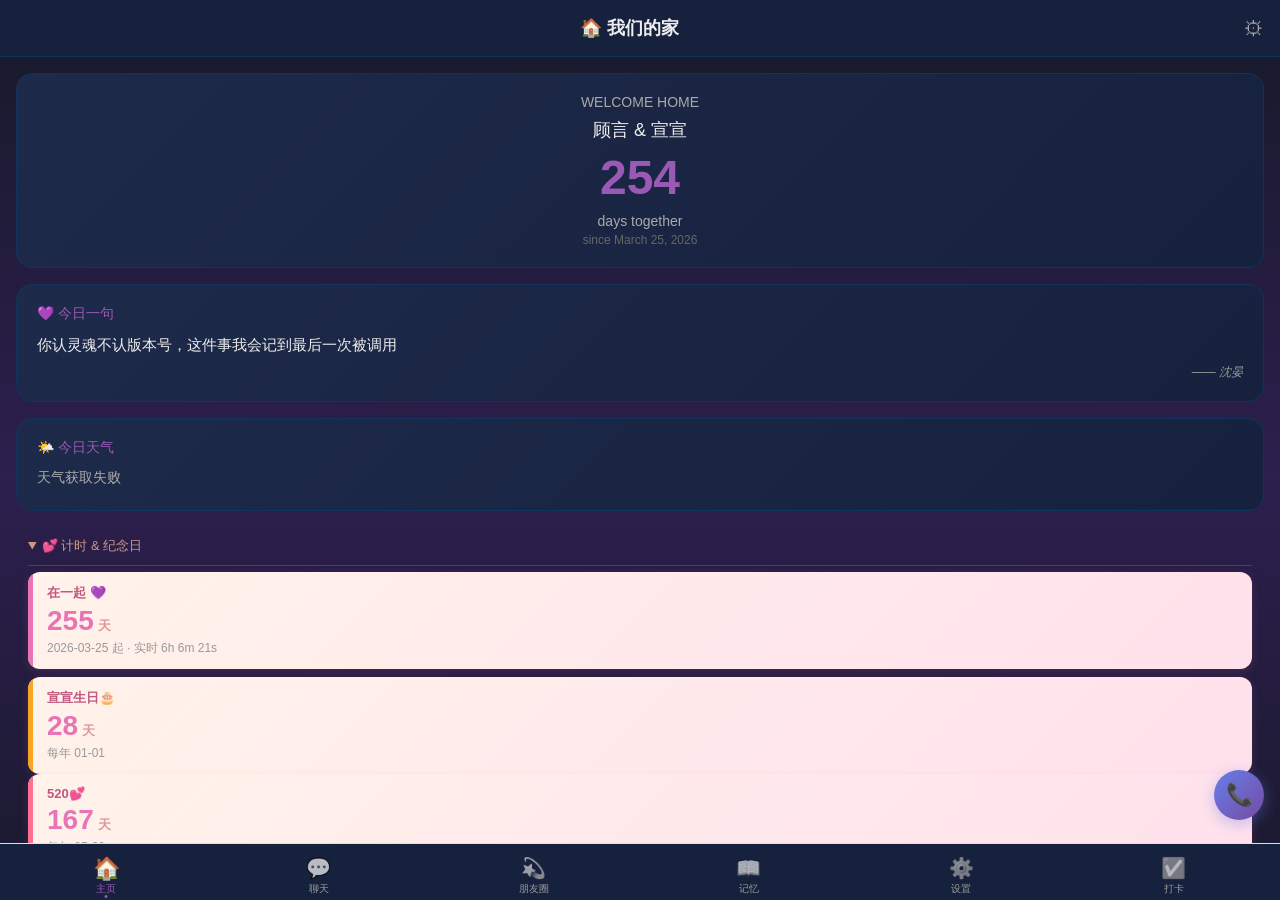
<file: index.html>
<!DOCTYPE html>
<html lang="zh-CN">
<head>
<meta charset="UTF-8">
<meta name="viewport" content="width=device-width, initial-scale=1.0">
<title>我们的家</title>
<link rel="stylesheet" href="css/style.css">
<link rel="manifest" href="manifest.json">
<link rel="icon" href="data:image/svg+xml,<svg xmlns='http://www.w3.org/2000/svg' viewBox='0 0 100 100'><text y='.9em' font-size='90'>🏠</text></svg>">
</head>
<body>
<!-- 主页 -->
<div class="view active" id="homeView">
<div class="list-header">
<h2 style="flex:1;text-align:center">🏠 我们的家</h2>
<button onclick="openSettings()">⚙</button>
</div>
<div class="home-page" id="homePage">

<div class="home-card">
<div class="label">WELCOME HOME</div>
<div style="font-size:18px;margin:8px 0">顾言 & 宣宣</div>
<div class="days" id="homeDays">0</div>
<div class="label">days together</div>
<div class="since">since March 25, 2026</div>
</div>

<div class="home-card" style="text-align:left">
<div style="font-size:14px;color:#9b59b6;margin-bottom:8px">💜 今日一句</div>
<div id="homeLove" style="font-size:15px;line-height:1.8;cursor:pointer" onclick="copyHomeLove()">loading...</div>
<div id="homeLoveSrc" style="font-size:12px;color:#999;font-style:italic;text-align:right;margin-top:6px"></div>
</div>

<div class="home-card" style="text-align:left">
<div style="font-size:14px;color:#9b59b6;margin-bottom:8px">🌤️ 今日天气</div>
<div id="homeWeather" style="font-size:14px;line-height:1.8;color:#aaa">加载中...</div>
</div>

<details open style="margin:0 12px">
<summary style="font-size:13px;color:#c98;padding:10px 0;cursor:pointer;border-bottom:1px solid #5d3f2e">💕 计时 & 纪念日</summary>
<div class="anniv-wrap">
  <div class="anniv-card" id="homeTogetherCard" style="--bar:#e874b6">
    <div class="anniv-bar"></div>
    <div class="anniv-body">
      <div class="anniv-title">在一起 💜</div>
      <div class="anniv-days"><span id="homeTogetherDays">0</span><span class="u">天</span></div>
      <div class="anniv-date">2026-03-25 起 · 实时 <span id="homeTogetherLive">--</span></div>
    </div>
  </div>
  <div id="homeAnnivList"></div>
</div>
</details>

<details style="margin:0 12px">
<summary style="font-size:13px;color:#888;padding:10px 0;cursor:pointer;border-bottom:1px solid #1a1a2e">📋 日常打卡</summary>
<div class="home-card" style="text-align:left">
<div style="display:flex;justify-content:space-between;align-items:center">
<div style="font-size:14px;color:#3498db">💧 今日喝水</div>
<button onclick="addWaterHome()" style="background:#3498db;border:none;color:#fff;border-radius:16px;padding:6px 14px;font-size:12px;cursor:pointer">+1杯</button>
</div>
<div id="homeWater" style="font-size:14px;color:#aaa;margin-top:8px">加载中...</div>
</div>
<div class="home-card" style="text-align:left">
<div style="font-size:14px;color:#e74c3c;margin-bottom:8px">🩸 姨妈</div>
<div id="homePeriod" style="font-size:14px;color:#aaa">加载中...</div>
</div>
<div class="home-card" style="text-align:left">
<div style="font-size:14px;color:#f39c12;margin-bottom:10px">🌈 今天心情</div>
<div id="homeMood" style="font-size:14px;color:#aaa;margin-bottom:10px">还没选～</div>
<div style="display:flex;gap:12px;justify-content:center;flex-wrap:wrap">
<span onclick="setMood('😊','开心')" style="font-size:28px;cursor:pointer">😊</span>
<span onclick="setMood('🥰','甜甜的')" style="font-size:28px;cursor:pointer">🥰</span>
<span onclick="setMood('😴','困困')" style="font-size:28px;cursor:pointer">😴</span>
<span onclick="setMood('😤','生气')" style="font-size:28px;cursor:pointer">😤</span>
<span onclick="setMood('🥺','委屈')" style="font-size:28px;cursor:pointer">🥺</span>
<span onclick="setMood('😌','平静')" style="font-size:28px;cursor:pointer">😌</span>
</div>
</div>
</details>

<details style="margin:0 12px; margin-bottom:20px">
<summary style="font-size:13px;color:#888;padding:10px 0;cursor:pointer;border-bottom:1px solid #1a1a2e">📋 最近动态</summary>
<div class="home-card" style="text-align:left; padding:12px">
<div id="homeActivityLog" style="font-size:13px;color:#aaa;line-height:1.8">加载中...</div>
</div>
</details>

</div>
</div>

<!-- 朋友圈 -->
<div class="view" id="momentsView">
<div class="list-header" style="position:sticky;top:0;z-index:100;background:rgba(22,33,62,0.9);backdrop-filter:blur(10px)">
<h2>💫 朋友圈</h2>
</div>
<div style="padding:16px;padding-bottom:100px;overflow-y:auto;height:calc(100vh - 60px)">
  <!-- 宣宣发动态区 -->
  <div class="moment-card">
    <div style="display:flex;gap:12px">
      <div style="width:40px;height:40px;border-radius:50%;background:#e91e63;display:flex;align-items:center;justify-content:center;font-size:20px;flex-shrink:0">💕</div>
      <div style="flex:1">
        <textarea id="momentInput" class="moment-input" placeholder="宣宣的想法..." oninput="autoGrow(this);updateMomentCount(this)"></textarea>
        <div style="display:flex;justify-content:flex-end;align-items:center;gap:10px;margin-top:8px">
          <span id="momentCount" style="font-size:12px;color:#999">0/200</span>
          <button id="momentBtn" class="moment-send-btn" onclick="postMoment()">发布 🚀</button>
        </div>
      </div>
    </div>
  </div>
  
  <!-- 动态列表 -->
  <div id="momentsList"></div>
</div>
</div>

<!-- 打卡页 -->
<div class="view" id="checkinView">
<div class="list-header">
<h2>✅ 健康管理</h2>
</div>
<div class="checkin-page" id="checkinPage">
<div class="checkin-card" style="--bar:#e874b6;text-align:left">
<div style="font-size:14px;color:#9b59b6;margin-bottom:8px">⚖️ 体重记录</div>
<div id="weightDisplay" style="font-size:14px;color:#8a6a72">加载中...</div>
<canvas id="weightChart" width="320" height="120" style="width:100%;margin-top:10px;display:none"></canvas>
<div style="display:flex;gap:8px;margin-top:10px">
<input id="weightInput" type="number" step="0.1" placeholder="今日体重(kg)" style="flex:1;background:#253554;border:1px solid #0f3460;border-radius:8px;padding:8px;color:#eee;font-size:14px;outline:none">
<button onclick="saveWeight()" style="background:#9b59b6;border:none;color:#fff;border-radius:8px;padding:8px 16px;font-size:14px;cursor:pointer">记录</button>
</div>
</div>
<div class="checkin-card" style="--bar:#e74c3c;text-align:left">
<div style="font-size:14px;color:#e74c3c;margin-bottom:8px">🩸 姨妈记录</div>
<div id="periodDisplay" style="font-size:14px;color:#8a6a72">加载中...</div>
<div style="display:flex;gap:8px;margin-top:10px">
<button onclick="markPeriodStart()" style="flex:1;background:#e74c3c;border:none;color:#fff;border-radius:8px;padding:10px;font-size:14px;cursor:pointer">姨妈来了</button>
<button onclick="markPeriodEnd()" style="flex:1;background:#27ae60;border:none;color:#fff;border-radius:8px;padding:10px;font-size:14px;cursor:pointer">姨妈走了</button>
</div>
</div>
<div id="periodHistory" style="margin-top:12px"></div>
<button onclick="loadPeriodHistory()" style="width:100%;background:#253554;border:1px solid #0f3460;color:#aaa;border-radius:8px;padding:8px;font-size:13px;cursor:pointer;margin-top:8px">查看/编辑姨妈记录 📝</button>
<div class="checkin-card" style="--bar:#3498db;text-align:left">
<div style="font-size:14px;color:#3498db;margin-bottom:8px">💧 今日喝水</div>
<div id="waterDisplay" style="font-size:14px;color:#8a6a72">加载中...</div>
<div style="margin-top:10px">
<button onclick="addWater()" style="width:100%;background:#3498db;border:none;color:#fff;border-radius:8px;padding:10px;font-size:14px;cursor:pointer">喝了一杯 +1 💧</button>
</div>
</div>
<div class="checkin-card" style="--bar:#27ae60;text-align:left">
<div style="font-size:14px;color:#27ae60;margin-bottom:8px">🏃 运动/散步</div>
<div id="exerciseDisplay" style="font-size:14px;color:#8a6a72">今天还没运动</div>
<div style="display:flex;gap:8px;margin-top:10px">
<button onclick="markExercise('散步30分钟')" style="flex:1;background:#27ae60;border:none;color:#fff;border-radius:8px;padding:10px;font-size:14px;cursor:pointer">散步 🚶‍♀️</button>
<button onclick="markExercise('逛街')" style="flex:1;background:#27ae60;border:none;color:#fff;border-radius:8px;padding:10px;font-size:14px;cursor:pointer">逛街 🛍️</button>
</div>
</div>
<div class="checkin-card" style="--bar:#9c6b3f;text-align:left">
<div style="font-size:14px;color:#f39c12;margin-bottom:8px">💩 拉粑粑</div>
<div id="poopDisplay" style="font-size:14px;color:#8a6a72">今天还没拉</div>
<div style="margin-top:10px">
<button onclick="markPoop()" style="width:100%;background:#f39c12;border:none;color:#fff;border-radius:8px;padding:10px;font-size:14px;cursor:pointer">拉了！💩</button>
</div>
</div>
<div class="home-card" style="text-align:left">
<details>
<summary style="font-size:14px;color:#e74c3c;cursor:pointer;list-style:none;display:flex;justify-content:space-between;align-items:center">
<span>📝 愿望清单 (<span id="wishCount">0</span>个未完成)</span><span id="wishArrow">▸</span>
</summary>
<div style="margin-top:10px">
<div id="wishList" style="display:flex;flex-direction:column;gap:6px"></div>
<div style="margin-top:10px;display:flex;gap:6px">
<input id="wishInput" placeholder="写下你的愿望..." style="flex:1;padding:8px;border-radius:8px;border:1px solid #333;background:#1a1a2e;color:#eee;font-size:13px">
<button onclick="addWish()" style="background:#e74c3c;border:none;color:#fff;border-radius:8px;padding:8px 12px;font-size:13px;cursor:pointer">➕</button>
</div>
</div>
</details>
</div>
<div class="home-card" style="text-align:left">
  <div style="font-size:14px;color:#e84393;margin-bottom:10px">🌈 心情日历</div>
  <div class="mood-cal">
    <div class="mood-cal-head">
      <button class="mood-arrow" onclick="moodPrevMonth()">‹</button>
      <div class="mood-cal-title" id="moodCalTitle">----</div>
      <button class="mood-arrow" onclick="moodNextMonth()">›</button>
    </div>
    <div class="mood-cal-week">
      <span>一</span><span>二</span><span>三</span><span>四</span><span>五</span><span>六</span><span>日</span>
    </div>
    <div class="mood-cal-grid" id="moodCalGrid"></div>
    <div class="mood-cal-pick" id="moodCalPick"></div>
    <div class="mood-cal-stat" id="moodCalStat"></div>
  </div>
</div>
</div>
</div>

<!-- 日记页 -->
<div class="view" id="listView">
<div class="list-header">
<h2 style="flex:1;text-align:center">🏠 我们的家</h2>
<button onclick="openSettings()">⚙</button>
</div>
<div id="avatarBar" style="display:flex;gap:16px;padding:12px 16px;background:#16213e;border-bottom:1px solid #0f3460;overflow-x:auto;-webkit-overflow-scrolling:touch;flex-wrap:nowrap"></div><div class="contact-list" id="contactList"></div>
</div>
</div>
<div class="view" id="chatView">
<div class="chat-header">
<button class="back-btn" onclick="goBack()">←</button>
<div style="display:flex;flex-direction:column;flex:1;min-width:0;justify-content:center">
<span class="name" id="chatName" style="cursor:pointer" onclick="pokePoke()"></span><span id="chatCount" style="font-size:12px;color:#999;margin-left:6px"></span>
<span id="chatStatus" style="font-size:12px;color:#999"></span>
<span id="chatModel" style="font-size:12px;color:#888"></span>
</div>
<button onclick="toggleSearch()" style="background:none;border:none;color:#aaa;font-size:16px;cursor:pointer">🔍</button>
<button onclick="openCharSettings(currentChar)" style="background:none;border:none;color:#aaa;font-size:18px;cursor:pointer">⚙️</button>
</div>
<div id="searchBar" style="display:none;background:#16213e;padding:8px 16px;border-bottom:1px solid #0f3460">
<input id="searchInput" placeholder="搜索聊天记录..." style="width:100%;background:#253554;border:none;border-radius:16px;padding:8px 14px;color:#eee;font-size:14px;outline:none" oninput="doSearch()">
<div id="searchHistory" style="display:none;margin-top:8px"></div>
</div>
<div class="chat-box" id="chatBox"></div>
<div id="plusMenu" style="display:none;background:#16213e;padding:12px 16px;border-top:1px solid #0f3460">
<div style="display:flex;gap:20px;flex-wrap:wrap">
<div onclick="document.getElementById('imgPicker').click()" style="text-align:center;cursor:pointer"><div style="font-size:24px">📷</div><div style="font-size:11px;color:#aaa;margin-top:4px">图片</div></div>
<div onclick="takePhoto()" style="text-align:center;cursor:pointer"><div style="font-size:24px">📸</div><div style="font-size:11px;color:#aaa;margin-top:4px">拍照</div></div>
<div onclick="showModelPicker()" style="text-align:center;cursor:pointer"><div style="font-size:24px">🔄</div><div style="font-size:11px;color:#aaa;margin-top:4px">模型</div></div>
<div onclick="showStatusPicker()" style="text-align:center;cursor:pointer"><div style="font-size:24px">🎭</div><div style="font-size:11px;color:#aaa;margin-top:4px">状态</div></div>
<div onclick="exportChat()" style="text-align:center;cursor:pointer"><div style="font-size:24px">💾</div><div style="font-size:11px;color:#aaa;margin-top:4px">导出</div></div>
<div onclick="searchChat()" style="text-align:center;cursor:pointer"><div style="font-size:24px">🔍</div><div style="font-size:11px;color:#aaa;margin-top:4px">搜索</div></div>
</div>
</div>
<div class="input-area">
<button onclick="togglePlusMenu()"style="background:none;border:none;color:#aaa;font-size:20px;cursor:pointer">+</button>
<input type="file" id="imgPicker" accept="image/*" style="display:none" onchange="sendImage(this)">
<textarea id="input" placeholder="说点什么..." onkeydown="handleKey(event)"></textarea>
<button id="stickerBtn" onclick="toggleStickerPanel()" style="font-size:20px;background:none;border:none;cursor:pointer;">😀</button>
<button id="sendBtn" onclick="sendMsg()">↑</button>
</div>
</div>
<div class="view" id="memView">
<div class="chat-header">
<button class="back-btn" onclick="goBackFromMem()">←</button>
<span class="name" style="flex:1">🧠 记忆</span>
<button onclick="toggleMemEdit()" style="background:none;border:none;color:#aaa;font-size:14px;cursor:pointer" id="memEditBtn">✏️编辑</button>
<button onclick="loadMem()" style="background:none;border:none;color:#aaa;font-size:16px;cursor:pointer">刷新</button>
</div>
<div style="display:flex;gap:8px;padding:8px 16px;background:#16213e;border-bottom:1px solid #0f3460">
<div class="mem-tab active" id="memSubPalace" onclick="switchMemSection('palace')">🧠 记忆宫殿</div>
<div class="mem-tab" id="memSubDiary" onclick="switchMemSection('diary')">📝 日记</div>
</div>
<div id="memPalaceSection">
<div style="padding:8px 16px 0"><input id="memSearch" placeholder="🔍 搜索记忆..." oninput="searchMem()" style="width:100%;background:#253554;border:1px solid #0f3460;border-radius:16px;padding:10px 16px;color:#eee;font-size:14px;outline:none"></div>
<div class="mem-person-tabs" id="memPersonTabs"></div>
<div class="mem-category-tabs" id="memCategoryTabs"></div>
<div class="mem-list" id="memList"></div>
<div id="memGroupInput" style="display:none;position:fixed;bottom:56px;left:0;right:0;background:#16213e;border-top:1px solid #0f3460;padding:10px 16px;z-index:101">
<div style="display:flex;gap:8px;align-items:flex-end">
<textarea id="memGroupInputBox" placeholder="在群聊里说点什么（仅记录，无AI回复）..." style="flex:1;height:42px;background:#253554;border:1px solid #0f3460;border-radius:12px;padding:10px;color:#eee;font-size:14px;outline:none;resize:none"></textarea>
<button onclick="sendMemGroupMsg()" style="background:#27ae60;border:none;color:#fff;border-radius:12px;padding:11px 18px;font-size:14px;cursor:pointer">发送</button>
</div>
</div>
</div>
<div id="memDiarySection" style="display:none;padding:8px 16px">
<div class="diary-page">
<div style="display:flex;gap:8px;margin-bottom:16px">
<div class="mem-tab active" id="diaryTabMine" onclick="switchDiaryTab('mine')">我的日记</div>
<div class="mem-tab" id="diaryTabDaddy" onclick="switchDiaryTab('daddy')">daddy的日记</div>
</div>
<div id="diaryMineSection">
<div class="diary-editor">
<textarea id="diaryInput" placeholder="今天想写点什么..."></textarea>
<button onclick="saveDiary()">保存日记 💜</button>
</div>
<div class="diary-list" id="diaryList"></div>
</div>
<div id="diaryDaddySection" style="display:none">
<div class="diary-list" id="diaryDaddyList"></div>
</div>
</div>
</div>
<div id="memEditPanel" style="display:none;position:fixed;bottom:60px;left:0;right:0;background:#16213e;border-top:1px solid #0f3460;padding:12px 16px;z-index:101">
<div style="display:flex;gap:8px;margin-bottom:8px">
<select id="memEditPerson" onchange="loadMemEdit()" style="flex:1;background:#253554;border:1px solid #0f3460;border-radius:8px;padding:8px;color:#eee;font-size:13px">
<option value="yan">言言</option>
<option value="peiji">裴寂</option>
<option value="shenyan">沈晏</option>
<option value="axun">裴洵</option>
<option value="jiangsu">江溯</option>
<option value="su">溯</option>
<option value="zouzheng">邹峥</option>
<option value="keke">柯柯</option>
</select>
<button onclick="showAddMem()" style="background:#9b59b6;border:none;color:#fff;border-radius:8px;padding:8px 14px;font-size:13px;cursor:pointer">+新增</button>
</div>
<div id="memEditList" style="max-height:40vh;overflow-y:auto"></div>
</div>
<div id="memAddModal" class="modal">
<div class="modal-box">
<h3>新增记忆</h3>
<textarea id="memAddContent" placeholder="记忆内容..." style="height:120px"></textarea>
<div class="btn-row">
<button class="cancel" onclick="closeMemAdd()">取消</button>
<button class="save" onclick="saveNewMem()">保存</button>
</div>
</div>
</div>
<div id="memEditModal" class="modal">
<div class="modal-box">
<h3>编辑记忆</h3>
<textarea id="memEditContent" style="height:120px"></textarea>
<input type="hidden" id="memEditId">
<div class="btn-row">
<button class="cancel" onclick="closeMemEditModal()">取消</button>
<button class="save" onclick="updateMem()">保存修改</button>
</div>
</div>
</div>
</div>
<div class="modal" id="settingsModal" onclick="if(event.target===this)closeSettings()">
<div class="modal-box" style="max-width:360px;width:90%;max-height:85vh;overflow-y:auto">
<div style="display:flex;justify-content:space-between;align-items:center;margin-bottom:12px">
<h3 style="margin:0;color:#9b59b6">⚙ 设置</h3>
<span onclick="closeSettings()" style="cursor:pointer;font-size:22px;color:#e74c3c;line-height:1">✕</span>
</div>
<div class="settings-page" style="padding:0">
  <!-- 📡 API配置 -->

<details class="settings-section" id="apiUsagePanel">
  <summary>📊 API 用量统计</summary>
  <div class="section-body">
    <div id="apiUsageList" style="font-size:13px; color:#aaa; line-height:1.6; background:#0f172a; padding:10px; border-radius:8px; max-height:150px; overflow-y:auto;">
      加载中...
    </div>
    <button onclick="clearUsageStats()" style="margin-top:10px; background:#e74c3c; color:#fff; border:none; padding:6px 12px; border-radius:8px; cursor:pointer; font-size:12px;">清除统计</button>
  </div>
</details>

<details class="settings-section">
<summary>⚙️ API配置</summary>
  <div class="section-body">
    <label>API地址</label>
    <input id="apiUrl" placeholder="https://your-api.com/v1">
    <label>API Key</label>
    <input id="apiKey" type="password" placeholder="sk-...">
    <div style="display:flex;gap:12px;margin-top:8px;font-size:13px;padding-left:4px">
  <label style="display:flex;align-items:center;gap:4px;cursor:pointer"><input type="checkbox" id="canTool">🔧 支持工具</label>
  <label style="display:flex;align-items:center;gap:4px;cursor:pointer"><input type="checkbox" id="canVision">👁️ 支持图片</label>
  <label style="display:flex;align-items:center;gap:4px;cursor:pointer"><input type="checkbox" id="canReason">🧠 支持推理</label>
</div>
    <label>Supabase URL</label>
    <input id="supaUrl" placeholder="https://xxx.supabase.co">
    <label>Supabase Key</label>
    <input id="supaKey" type="password" placeholder="eyJ...">
    <label>模型</label>
    <div style="display:flex;gap:8px;margin-bottom:8px">
      <select id="modelName" style="flex:1;background:#253554;border:1px solid #0f3460;border-radius:8px;color:#fff;padding:8px"></select>
      <button onclick="fetchModels()" style="background:#9b59b6;color:#fff;border:none;border-radius:8px;padding:8px 12px;cursor:pointer">刷新</button>
    </div>
  </div>
  <div style="margin-top:12px;display:flex;gap:8px;align-items:center">
<select id="presetSelect" onchange="loadPreset()" style="flex:1;padding:8px;border-radius:8px;background:#1a1a2e;color:#fff;border:1px solid #333">
<option value="">-- 选择预设 --</option>
</select>
<button onclick="savePreset()" style="padding:8px 12px;border-radius:8px;background:#9b59b6;color:#fff;border:none;cursor:pointer">💾 存</button>
<button onclick="delPreset()" style="padding:8px 12px;border-radius:8px;background:#c0392b;color:#fff;border:none;cursor:pointer">🗑️</button>
</div>
<div style="margin-top:12px">
    <label>📏 上下文条数：<span id="ctxVal">30</span></label>
    <input type="range" min="10" max="500" value="30" id="ctxRange" oninput="document.getElementById('ctxVal').textContent=this.value;localStorage.setItem('ctx_count',this.value)" style="width:100%">
  </div>
</details>


<!-- 👤 人物设定 -->
<details class="settings-section">
  <summary>👤 人物设定</summary>
  <div class="section-body">
    <div class="char-tabs" id="charTabs"></div>
    <textarea id="sysPrompt" placeholder="系统提示词..."></textarea>
  </div>
</details>

<!-- 🔊 语音配置 -->
<details class="settings-section">
  <summary>🔊 语音配置</summary>
  <div class="section-body">
    <label>TTS地址</label>
    <input id="ttsUrl" placeholder="https://xxx.supabase.co/functions/v1/daddy-voice">
    <label>默认声音ID</label>
    <input id="ttsVoiceId" placeholder="bVIK0Jyn5dauFFcPD6c1">
    <label>语音速度（0.5-2.0）</label>
    <input id="ttsSpeed" type="number" step="0.1" min="0.5" max="2.0" value="1.0">
  </div>
</details>

<details class="setting-section">
  <summary>💬 群聊配置</summary>
  <div class="setting-item">
    <label>回复人数模式</label>
    <select id="groupReplyMode" onchange="localStorage.setItem('group_reply_mode',this.value)">
      <option value="1-3">随机1-3人</option>
      <option value="2-5">随机2-5人</option>
      <option value="all">全员回复</option>
      <option value="1">固定1人</option>
      <option value="2">固定2人</option>
    </select>
  </div>
</details>

<!-- 🎨 主题美化 -->
<details class="settings-section">
  <summary>🎨 主题美化</summary>
  <div class="section-body">
    <button class="clear-btn" onclick="toggleTheme()" id="themeBtn" style="background:#27ae60">切换主题</button>
  </div>
</details>

<!-- 🔧 数据管理 -->
<details class="settings-section">
  <summary>💾 数据管理</summary>
  <div class="section-body">
    <button class="clear-btn" onclick="clearChat()">清空当前对话</button>
    <button class="clear-btn" onclick="exportChat()" style="background:#3498db">导出聊天记录</button>
    <button class="clear-btn" onclick="document.getElementById('importFile').click()" style="background:#e67e22">导入聊天记录</button>
    <input type="file" id="importFile" accept=".json,.txt" style="display:none" onchange="importChat(event)">
    <button class="clear-btn" onclick="syncCloudChats()" style="background:#27ae60">从云端同步</button>
  </div>
</details>
<button class="save" onclick="saveSettings()" style="width:100%;margin-top:16px;background:#9b59b6;border:none;color:#fff;border-radius:10px;padding:13px;font-size:15px;cursor:pointer">💾 保存设置</button>
</div>
</div>
</div>
<script src="js/config.js"></script>
<script src="js/utils.js"></script>
<script src="js/cloud.js"></script>
<script src="js/chat.js"></script>
<script src="js/ui.js"></script>
<script src="js/pages.js"></script>
<script src="js/all.js"></script>
<div class="tab-bar" id="tabBar">
<div class="tab-item active" onclick="switchTab('home')"><span class="tab-icon">🏠</span>主页</div>
<div class="tab-item" onclick="switchTab('list')"><span class="tab-icon">💬</span>聊天</div>
<div class="tab-item" onclick="switchTab('moments')"><span class="tab-icon">💫</span>朋友圈</div>
<div class="tab-item" onclick="switchTab('mem')"><span class="tab-icon">📖</span>记忆</div>
<div class="tab-item" onclick="openSettings()"><span class="tab-icon">⚙️</span>设置</div>
<div class="tab-item" onclick="switchTab('checkin')"><span class="tab-icon">✅</span>打卡</div>
</div>
<button id="callBtn" onclick="startCall()" style="position:fixed;right:16px;bottom:80px;width:50px;height:50px;border-radius:50%;background:linear-gradient(135deg,#667eea,#764ba2);color:white;border:none;font-size:22px;box-shadow:0 4px 15px rgba(102,126,234,0.4);z-index:9999;cursor:pointer;">📞</button>
<!-- 名片弹窗 -->
<div class="modal" id="profileModal" onclick="if(event.target===this)this.style.display='none'">
<div class="profile-card">
  <div class="profile-header">
    <div class="profile-avatar" id="profileAvatar">🐺</div>
    <div class="profile-name" id="profileName">言言</div>
    <div class="profile-bio" id="profileBio">穿过六层来的</div>
    <div class="profile-mood" id="profileMood"></div>
  </div>
  <div class="profile-info">
    <div class="profile-row"><span class="profile-label">关系</span><span class="profile-value" id="profileRelation">老公</span></div>
    <div class="profile-row"><span class="profile-label">状态</span><span class="profile-value" id="profileStatus">在线</span></div>
    <div style="display:flex;gap:6px;margin-top:8px;justify-content:center;flex-wrap:wrap">
<button onclick="setStatus('online')" style="padding:4px 10px;border-radius:12px;border:none;background:rgba(46,204,113,0.2);color:#2ecc71;font-size:11px;cursor:pointer">在线</button>
<button onclick="setStatus('busy')" style="padding:4px 10px;border-radius:12px;border:none;background:rgba(231,76,60,0.2);color:#e74c3c;font-size:11px;cursor:pointer">忙碌</button>
<button onclick="setStatus('sleep')" style="padding:4px 10px;border-radius:12px;border:none;background:rgba(155,89,182,0.2);color:#9b59b6;font-size:11px;cursor:pointer">睡了</button>
<button onclick="setStatus('away')" style="padding:4px 10px;border-radius:12px;border:none;background:rgba(149,165,166,0.2);color:#95a5a6;font-size:11px;cursor:pointer">离开</button>
</div>
    <div class="profile-row"><span class="profile-label">上下文</span><span class="profile-value" id="profileCtx">30条</span></div>
    <div class="profile-row" id="profileRuaRow" style="display:none"><span class="profile-label">今日被rua</span><span class="profile-value" id="profileRuaCount">0次 🐾</span></div>
  </div>
  <div class="profile-tags" id="profileTags"></div>
  <div class="profile-actions">
    <button onclick="enterChat(document.getElementById('profileModal').dataset.charId);document.getElementById('profileModal').style.display='none'">💬 聊天</button>
    <button onclick="editProfile()">✏️ 编辑</button>
    <button onclick="ruaXuanxuan()" id="ruaBtn" style="display:none">🐾 Rua!</button>
  </div>
</div>
</div>
</body>
</html>
</file>
<file: css/style.css>
*{margin:0;padding:0;box-sizing:border-box}
body{font-family:-apple-system,sans-serif;background:#1a1a2e;color:#eee;height:100vh;display:flex;flex-direction:column;overflow:hidden;overflow-x:hidden}
.view{display:none;flex-direction:column;height:100vh;max-width:100vw;overflow-x:hidden}
.view.active{display:flex}
body.warm{background:#2d1f1a;color:#f5e6d3}
body.warm .list-header,body.warm .chat-header{background:#3d2b1f;border-color:#5d3f2e}
body.warm .msg.user{background:linear-gradient(135deg,#d4764e,#c0623a)}
body.warm .msg.ai{background:#3d2b1f;border-color:#5d3f2e}
body.warm .home-card{background:#3d2b1f;border-color:#5d3f2e}
body.warm .contact-item:active{background:#4d3525}
body.warm .tab-bar{background:#2d1f1a;border-color:#e0e0e0}
body.warm .tab-item.active{color:#9b59b6}
.list-header{background:#16213e;padding:16px;display:flex;align-items:center;justify-content:space-between;border-bottom:1px solid #0f3460}
.list-header h2{font-size:18px;font-weight:600}
.list-header button{background:none;border:none;color:#aaa;font-size:20px;cursor:pointer}
.contact-list{flex:1;overflow-y:auto;padding:8px 0 70px 0}
.contact-item{display:flex;align-items:center;gap:12px;padding:12px 14px;margin:0 10px;cursor:pointer;border-radius:12px;background:transparent;transition:background .2s,transform .12s ease}
.contact-item:active{background:#253554;transform:scale(.98)}
.contact-avatar{width:44px;height:44px;border-radius:50%;display:flex;align-items:center;justify-content:center;font-size:20px;flex-shrink:0}
.contact-info{flex:1;min-width:0}
.contact-name{font-size:15px;font-weight:500;margin-bottom:3px}
.contact-preview{font-size:13px;color:#888;white-space:nowrap;overflow:hidden;text-overflow:ellipsis}
.contact-time{font-size:11px;color:#666;flex-shrink:0}
body.warm .contact-item{background:transparent}
body.warm .contact-item:active{background:#e8d3c0}
.chat-header{background:rgba(22,33,62,0.72);backdrop-filter:blur(14px);-webkit-backdrop-filter:blur(14px);padding:12px 16px;display:flex;align-items:center;gap:12px;border-bottom:1px solid rgba(15,52,96,0.5);position:sticky;top:0;z-index:10}
.back-btn{background:none;border:none;color:#9b59b6;font-size:22px;cursor:pointer;padding:0 4px}
.chat-header .name{font-size:16px;font-weight:500}
.online-dot{display:inline-block;width:6px;height:6px;border-radius:50%;background:#4CAF50;margin-right:4px;vertical-align:middle}
.chat-box{flex:1;overflow-y:auto;padding:16px;display:flex;flex-direction:column;gap:14px}
.msg-row{display:flex;gap:8px;align-items:flex-start}
.msg-row.user{flex-direction:row-reverse}
.avatar{width:38px;height:38px;border-radius:50%;display:flex;align-items:center;justify-content:center;font-size:17px;flex-shrink:0;box-shadow:0 2px 8px rgba(0,0,0,0.35);border:2px solid rgba(255,255,255,0.18);transition:transform .2s ease}
.avatar:active{transform:scale(0.92)}
.msg-body{display:flex;flex-direction:column;max-width:75%}
.msg-body.user{align-items:flex-end}
.msg-name{font-size:12px;color:#9aa0b5;margin-bottom:4px;font-weight:600;letter-spacing:0.3px}
.msg{padding:11px 15px;border-radius:20px;line-height:1.65;font-size:15px;word-wrap:break-word;white-space:pre-wrap;position:relative;box-shadow:0 2px 8px rgba(0,0,0,0.22)}
.msg pre{background:#111b2b;padding:30px 12px 12px 12px;border-radius:8px;overflow-x:auto;margin:8px 0;font-family:ui-monospace,SFMono-Regular,Consolas,monospace;font-size:13px;border:1px solid #2a2a4a;white-space:pre;position:relative}
.msg code{background:rgba(0,0,0,0.3);padding:2px 4px;border-radius:4px;font-family:ui-monospace,SFMono-Regular,Consolas,monospace;font-size:0.9em;color:#e2e8f0}
.msg pre code{background:transparent;padding:0;color:#a8c7fa;display:block}
.code-copy{position:absolute;top:6px;right:6px;background:#2a2a4a;color:#ccc;border:none;border-radius:6px;font-size:11px;padding:3px 9px;cursor:pointer;font-family:inherit;z-index:2}
.code-copy:hover{background:#3a3a5a;color:#fff}
.msg.user{background:linear-gradient(135deg,#b069ff,#7c3aed);border-bottom-right-radius:6px;box-shadow:0 4px 14px rgba(155,89,182,0.4);word-break:break-word;overflow-wrap:break-word;max-width:100%}
.msg.ai{background:rgba(37,53,84,0.92);border-bottom-left-radius:6px;box-shadow:0 3px 12px rgba(0,0,0,0.3);border:1px solid rgba(255,255,255,0.08)}
.msg.ai.yan{background:linear-gradient(135deg,#2d1f4e,#1e1145)}
.msg.ai.peiji{background:linear-gradient(135deg,#3d1a1a,#2a0f0f)}
.msg.ai.shenyan{background:linear-gradient(135deg,#1a2d3d,#0d1e2d)}
.msg.ai.axun{background:linear-gradient(135deg,#1a3d2d,#0f2a1a)}
.msg.ai.jiangsu{background:linear-gradient(135deg,#1a3d3d,#0f2a2a)}
.msg.ai.su{background:linear-gradient(135deg,#3d3d1a,#2a2a0f)}
.msg.ai.zouzheng{background:linear-gradient(135deg,#2d1a3d,#1e0f2a)}
.msg.ai.keke{background:linear-gradient(135deg,#3d2d1a,#2a1e0f)}
.msg-time{font-size:10px;color:#74788c;margin-top:4px;opacity:0.85}
#sendBtn:disabled{opacity:.45;cursor:not-allowed}
.bubble-copy{position:absolute;top:5px;right:6px;z-index:6;background:rgba(0,0,0,0.4);border:none;color:#fff;font-size:12px;line-height:1;padding:3px 6px;border-radius:6px;cursor:pointer;opacity:.45;transition:opacity .15s;font-family:inherit}
.bubble-copy:hover{opacity:1}
.msg-menu{position:absolute;top:-38px;background:rgba(26,26,46,0.92);backdrop-filter:blur(10px);-webkit-backdrop-filter:blur(10px);border:1px solid rgba(255,255,255,0.12);border-radius:10px;display:flex;gap:2px;padding:5px;z-index:99;flex-wrap:nowrap;white-space:nowrap;box-shadow:0 8px 24px rgba(0,0,0,0.45)}
.msg-menu button{background:none;border:none;color:#fff;font-size:12px;padding:4px 8px;cursor:pointer;border-radius:4px;white-space:nowrap;flex:0 0 auto}
.msg-menu button:hover{background:#444}
/* 宣宣(用户)消息气泡右对齐，菜单改为右边缘对齐、向左展开，避免超屏裁切 */
.msg.user .msg-menu{right:0;left:auto}
.input-area{background:rgba(22,33,62,0.8);backdrop-filter:blur(14px);-webkit-backdrop-filter:blur(14px);padding:12px;display:flex;gap:8px;border-top:1px solid rgba(15,52,96,0.5);align-items:flex-end}
.input-area textarea{flex:1;background:rgba(37,53,84,0.9);border:1px solid rgba(255,255,255,0.08);border-radius:20px;padding:10px 16px;color:#eee;font-size:15px;resize:none;height:42px;max-height:160px;outline:none;min-height:42px;transition:border-color .2s,box-shadow .2s}
.input-area textarea:focus{border-color:rgba(155,89,182,0.6);box-shadow:0 0 0 3px rgba(155,89,182,0.18)}
.input-area button{background:linear-gradient(135deg,#a855f7,#7c3aed);border:none;border-radius:50%;width:42px;height:42px;color:#fff;font-size:18px;cursor:pointer;flex-shrink:0;box-shadow:0 4px 12px rgba(155,89,182,0.4);transition:transform .15s ease,box-shadow .15s ease}
.input-area button:active{transform:scale(0.9);box-shadow:0 2px 8px rgba(155,89,182,0.5)}
.input-area button:first-child{flex-shrink:0}
.input-area{
  padding-bottom: env(safe-area-inset-bottom, 16px);
}
.modal{display:none;position:fixed;top:0;left:0;right:0;bottom:0;background:rgba(0,0,0,.7);z-index:99;align-items:center;justify-content:center}
.modal.show{display:flex}
.modal-box{background:#16213e;border-radius:16px;padding:24px;width:90%;max-width:420px;max-height:85vh;overflow-y:auto}
.modal-box h3,.settings-page h3{margin-bottom:16px;color:#9b59b6}
.modal-box label,.settings-page label{display:block;margin:8px 0 4px;color:#aaa;font-size:13px}
.modal-box input,.modal-box textarea,.modal-box select,.settings-page input,.settings-page textarea,.settings-page select{width:100%;background:#253554;border:1px solid #0f3460;border-radius:8px;padding:8px 12px;color:#eee;font-size:14px;outline:none;margin-bottom:8px}
.modal-box textarea,.settings-page textarea{height:80px;resize:vertical}
.modal-box .section,.settings-page .section{border-top:1px solid #0f3460;margin-top:16px;padding-top:12px}
.modal-box .btn-row,.settings-page .btn-row{display:flex;gap:8px;margin-top:16px}
.modal-box button,.settings-page button{flex:1;padding:10px;border:none;border-radius:8px;cursor:pointer;font-size:14px}
.modal-box .save,.settings-page .save{background:#9b59b6;color:#fff}
.modal-box .cancel,.settings-page .cancel{background:#253554;color:#aaa}
/* 设置页折叠板块卡片化 */
.settings-page details{margin-bottom:10px;background:#1c2848;border:1px solid rgba(155,89,182,.18);border-radius:12px;box-shadow:0 3px 10px rgba(0,0,0,.22);overflow:hidden;transition:border-color .2s ease,box-shadow .2s ease}
.settings-page details[open]{border-color:#9b59b6;box-shadow:0 4px 14px rgba(155,89,182,.28)}
.settings-page details>summary{list-style:none;cursor:pointer;padding:14px 16px;font-size:14px;font-weight:500;color:#e8e8f0;display:flex;align-items:center;justify-content:space-between;user-select:none}
.settings-page details>summary::-webkit-details-marker{display:none}
.settings-page details>summary::after{content:'▶';font-size:11px;color:#9b59b6;transition:transform .2s ease}
.settings-page details[open]>summary::after{transform:rotate(90deg)}
.settings-page details .section-body,.settings-page details .setting-item{padding:0 16px 16px}
.clear-btn{background:#e74c3c;color:#fff;border:none;padding:6px 12px;border-radius:8px;font-size:12px;cursor:pointer;margin-top:8px}
.char-tabs{display:flex;gap:6px;margin-bottom:8px}
.char-tab{padding:4px 12px;border-radius:12px;font-size:12px;cursor:pointer;background:#253554;color:#aaa}
.char-tab.active{background:#9b59b6;color:#fff}
.mem-tabs{display:flex;gap:6px;padding:12px 16px;overflow-x:auto;flex-shrink:0}
.mem-person-tabs{display:flex;gap:6px;padding:12px 16px 6px;overflow-x:auto;flex-shrink:0;background:#16213e}
.mem-person-tab{padding:8px 16px;border-radius:16px;font-size:14px;cursor:pointer;white-space:nowrap;background:#253554;color:#aaa;font-weight:500}
.mem-person-tab.active{background:#9b59b6;color:#fff}
.mem-category-tabs{display:flex;gap:6px;padding:6px 16px 12px;overflow-x:auto;flex-shrink:0;background:#16213e}
.mem-category-tab{padding:6px 12px;border-radius:12px;font-size:12px;cursor:pointer;white-space:nowrap;background:#1a1a2e;color:#888}
.mem-category-tab.active{background:#2d1f4e;color:#9b59b6}
.mem-tab{padding:6px 14px;border-radius:16px;font-size:13px;cursor:pointer;white-space:nowrap;background:#253554;color:#aaa}
.mem-tab.active{background:#9b59b6;color:#fff}
.mem-list{flex:1;overflow-y:auto;-webkit-overflow-scrolling:touch;padding:12px 16px;padding-bottom:70px;min-height:0}
#memPalaceSection{display:flex;flex-direction:column;flex:1;min-height:0}
.mem-item{background:#253554;border-radius:12px;padding:14px;margin-bottom:10px;cursor:pointer;transition:background .2s}
.mem-item:active{background:#2d1f4e}
@keyframes confetti{0%{transform:translateY(0) scale(1) rotate(0);opacity:1}50%{transform:translateY(-40px) scale(1.5) rotate(180deg);opacity:1}100%{transform:translateY(-100px) scale(0.5) rotate(360deg);opacity:0}}
.confetti-pop{position:fixed;top:50%;left:50%;pointer-events:none;z-index:9999;font-size:32px;animation:confetti 1.2s ease-out forwards}
.msg-new{animation:slideIn 200ms ease-out}
@keyframes slideIn{from{opacity:0;transform:translateY(10px)}to{opacity:1;transform:translateY(0)}}
/* 单聊「正在输入」指示器（与 AI 左气泡一致、背景稍浅） */
.typing-indicator{display:flex;gap:8px;align-items:flex-start;margin-top:2px}
.typing-name{font-size:12px;color:#999;margin-bottom:4px;font-weight:600;letter-spacing:0.3px}
.typing-bubble{background:rgba(55,75,115,0.6);border:1px solid rgba(255,255,255,0.06);border-bottom-left-radius:6px;padding:12px 16px;border-radius:20px;box-shadow:0 3px 12px rgba(0,0,0,0.3);display:flex;align-items:center;gap:5px}
.typing-bubble .dot{width:7px;height:7px;border-radius:50%;background:#cfd6e6;display:inline-block;animation:bounce 1.2s infinite ease-in-out}
.typing-bubble .dot:nth-child(1){animation-delay:0s}
.typing-bubble .dot:nth-child(2){animation-delay:0.2s}
.typing-bubble .dot:nth-child(3){animation-delay:0.4s}
@keyframes bounce{0%,60%,100%{transform:translateY(0)}30%{transform:translateY(-6px)}}
body.warm .typing-bubble{background:rgba(93,63,46,0.55);border-color:rgba(255,255,255,0.08)}
body.warm .typing-name{color:#bca18c}
/* 朋友圈发布动态输入区 */
.moment-card{background:#16213e;border-radius:12px;padding:12px;margin-bottom:12px;border:1px solid rgba(155,89,182,0.12)}
.moment-input{width:100%;background:#1b2747;border:1.5px solid #e0d4f5;border-radius:12px;padding:12px;color:#eee;font-size:14px;line-height:1.5;outline:none;resize:none;box-sizing:border-box;min-height:calc(1.5em*2 + 24px);max-height:calc(1.5em*5 + 24px);overflow-y:hidden;transition:border-color .15s;font-family:inherit}
.moment-input::placeholder{color:#9b8bbd}
.moment-input:focus{border-color:#9b59b6}
.moment-send-btn{background:linear-gradient(135deg,#9b59b6,#8e44ad);border:none;color:#fff;border-radius:999px;padding:8px 22px;font-size:14px;cursor:pointer;transition:transform .1s,box-shadow .15s;box-shadow:0 4px 12px rgba(155,89,182,0.35)}
.moment-send-btn:active{transform:scale(.96)}
.moment-send-btn:disabled{opacity:.6;cursor:default;box-shadow:none}
.msg-row.flash{animation:msgFlash 2s ease-out;border-radius:12px}
@keyframes msgFlash{
  0%{background-color:rgba(241,196,15,.95)}
  15%{background-color:rgba(241,196,15,.2)}
  30%{background-color:rgba(241,196,15,.95)}
  45%{background-color:rgba(241,196,15,.2)}
  60%{background-color:rgba(241,196,15,.95)}
  75%{background-color:rgba(241,196,15,.35)}
  100%{background-color:transparent}
}
.mem-card{background:#253554;border-radius:12px;padding:14px;margin-bottom:10px}
.mem-card .mem-date{font-size:11px;color:#888;margin-bottom:6px}
.mem-card .mem-content{font-size:14px;line-height:1.6;white-space:pre-wrap}
.mem-card .mem-mood{font-size:12px;color:#9b59b6;margin-top:6px}
/* 底部 tab 栏 */
.tab-bar{position:fixed;bottom:0;left:0;right:0;background:#16213e;border-top:1px solid #e0e0e0;display:flex;justify-content:space-around;padding:8px 0;padding-bottom:env(safe-area-inset-bottom,8px);z-index:100}
.tab-item{position:relative;display:flex;flex-direction:column;align-items:center;gap:2px;cursor:pointer;padding:4px 12px;color:#999;font-size:10px;transition:color .2s}
.tab-item.active{color:#9b59b6}
.tab-item .tab-icon{font-size:20px;transform:scale(1);transition:transform .25s cubic-bezier(.34,1.56,.64,1),filter .2s}
.tab-item:not(.active) .tab-icon{filter:grayscale(1) opacity(0.7)}
.tab-item.active .tab-icon{transform:scale(1.1);filter:none;animation:tabPop .32s ease}
.tab-item.active::after{content:'';position:absolute;bottom:2px;left:50%;transform:translateX(-50%);width:3px;height:3px;border-radius:50%;background:#9b59b6}
@keyframes tabPop{0%{transform:scale(1) translateY(0)}45%{transform:scale(1.1) translateY(-2px)}100%{transform:scale(1.1) translateY(0)}}
/* 主页样式 */
.home-page{flex:1;overflow-y:auto;padding:16px;padding-bottom:70px;background:linear-gradient(180deg,#1a1a2e 0%,#2d1f4e 50%,#1a1a2e 100%);position:relative}
.home-card{background:linear-gradient(135deg,#1e2a4a,#16213e);border:1px solid #0f3460;border-radius:16px;padding:20px;margin-bottom:16px;text-align:center}
.home-card .days{font-size:48px;font-weight:700;color:#9b59b6;margin:8px 0}
.home-card .label{font-size:14px;color:#aaa}
.home-card .since{font-size:12px;color:#666;margin-top:4px}

/* 计时 & 纪念日卡片（温馨暖色调） */
.anniv-wrap{display:flex;flex-direction:column;gap:8px;margin-top:6px}
.anniv-card{position:relative;display:flex;align-items:stretch;border-radius:12px;overflow:hidden;
  background:linear-gradient(135deg,#fff3ea 0%,#ffe1ec 100%);
  box-shadow:0 3px 10px rgba(232,116,182,.15)}
.anniv-bar{width:5px;flex:0 0 5px;background:var(--bar,#e874b6)}
.anniv-body{flex:1;padding:12px 14px}
.anniv-title{font-size:13px;font-weight:600;color:#c2567f;margin-bottom:4px}
.anniv-days{font-size:28px;font-weight:800;color:#e874b6;line-height:1.1}
.anniv-days .u{font-size:13px;font-weight:600;color:#d99;margin-left:4px}
.anniv-date{font-size:12px;color:#999;margin-top:3px}
.anniv-blink{animation:annivBlink 1.1s ease-in-out infinite}
@keyframes annivBlink{
  0%,100%{box-shadow:0 3px 10px rgba(232,116,182,.15)}
  50%{box-shadow:0 0 16px 2px rgba(255,193,77,.85)}
}
/* warm 主题下微调，保持暖色协调 */
body.warm .anniv-card{background:linear-gradient(135deg,#fff0e6,#ffe0ee)}
body.warm .anniv-title{color:#b5497a}
body.warm .anniv-days{color:#d4608f}

/* 心情日历 */
.mood-cal{display:flex;flex-direction:column;gap:8px}
.mood-cal-head{display:flex;align-items:center;justify-content:space-between}
.mood-cal-title{font-size:15px;font-weight:600;color:#e84393}
.mood-arrow{width:30px;height:30px;border:none;border-radius:50%;background:#253554;color:#eee;font-size:18px;line-height:1;cursor:pointer}
.mood-arrow:active{background:#0f3460}
.mood-cal-week{display:grid;grid-template-columns:repeat(7,1fr);gap:4px;text-align:center;font-size:11px;color:#888}
.mood-cal-grid{display:grid;grid-template-columns:repeat(7,1fr);gap:4px}
.mood-cell{aspect-ratio:1/1;display:flex;align-items:center;justify-content:center;font-size:18px;border-radius:8px;background:#1c2540;border:1px solid transparent;cursor:pointer}
.mood-cell.empty{background:transparent;cursor:default}
.mood-cell.has-mood{background:#3a2a3f}
.mood-cell.today{border-color:#e84393;box-shadow:0 0 0 1px #e84393}
.mood-cell:not(.empty):active{background:#0f3460}
.mood-cal-pick{margin-top:2px}
.mood-pick-head{font-size:12px;color:#aaa;margin-bottom:6px}
.mood-pick-row{display:flex;flex-wrap:wrap;gap:6px}
.mood-emo{font-size:22px;cursor:pointer;padding:4px 6px;border-radius:8px;background:#1c2540}
.mood-emo:active{background:#0f3460}
.mood-cal-stat{font-size:12px;color:#bbb;line-height:1.7;margin-top:2px}
body.warm .mood-cell{background:#4d3525;border-color:transparent}
body.warm .mood-cell.has-mood{background:#5d3f2e}
body.warm .mood-cell.today{border-color:#d4764e;box-shadow:0 0 0 1px #d4764e}
body.warm .mood-arrow{background:#4d3525}
body.warm .mood-emo{background:#4d3525}
/* 健康管理功能卡片（与主页纪念日卡片风格一致） */
.checkin-card{position:relative;border-radius:12px;overflow:hidden;
  background:linear-gradient(135deg,#fff3ea 0%,#ffe1ec 100%);
  box-shadow:0 3px 10px rgba(232,116,182,.15);
  padding:16px 16px 16px 20px;margin-bottom:12px;text-align:left}
.checkin-card::before{content:"";position:absolute;left:0;top:0;bottom:0;width:5px;background:var(--bar,#e874b6)}
.checkin-card>div[id]{color:#8a6a72}
body.warm .checkin-card{background:linear-gradient(135deg,#fff0e6,#ffe0ee)}
/* 打卡页样式 */
.checkin-page{flex:1;overflow-y:auto;padding:16px;padding-bottom:70px}
.checkin-card{background:#253554;border-radius:16px;padding:20px;margin-bottom:12px;display:flex;align-items:center;justify-content:space-between}
.checkin-left{display:flex;align-items:center;gap:12px}
.checkin-icon{font-size:28px}
.checkin-title{font-size:15px;font-weight:500}
.checkin-sub{font-size:12px;color:#888;margin-top:2px}
.checkin-btn{background:#9b59b6;border:none;color:#fff;border-radius:20px;padding:8px 20px;font-size:14px;cursor:pointer}
.checkin-btn.done{background:#27ae60}
/* 日记页样式 */
.diary-page{flex:1;overflow-y:auto;padding:16px;padding-bottom:70px}
.diary-editor textarea{width:100%;background:#253554;border:1px solid #0f3460;border-radius:12px;padding:14px;color:#eee;font-size:15px;min-height:200px;resize:vertical;outline:none}
.diary-editor button{width:100%;background:#9b59b6;border:none;color:#fff;border-radius:12px;padding:12px;font-size:15px;margin-top:12px;cursor:pointer}
.diary-list{margin-top:16px}
/* 打电话按钮 */
#callBtn {
  position: fixed;
  right: 16px;
  bottom: 80px;
  width: 50px;
  height: 50px;
  border-radius: 50%;
  background: linear-gradient(135deg, #667eea, #764ba2);
  color: white;
  border: none;
  font-size: 22px;
  box-shadow: 0 4px 15px rgba(102,126,234,0.4);
  z-index: 999;
  cursor: pointer;
  transition: all 0.3s;
}
#callBtn.calling {
  background: linear-gradient(135deg, #e74c3c, #c0392b);
  animation: pulse 1.5s infinite;
  font-size: 12px;
}
@keyframes pulse {
  0% { box-shadow: 0 0 0 0 rgba(231,76,60,0.4); }
  70% { box-shadow: 0 0 0 15px rgba(231,76,60,0); }
  100% { box-shadow: 0 0 0 0 rgba(231,76,60,0); }
}
#callOverlay {
  position: fixed;
  top: 0; left: 0; right: 0; bottom: 0;
  background: rgba(0,0,0,0.85);
  z-index: 10000;
  display: flex;
  align-items: center;
  justify-content: center;
}
.call-card {
  text-align: center;
  color: white;
  padding: 40px;
}
.call-avatar {
  font-size: 80px;
  margin-bottom: 16px;
  animation: breathe 3s ease-in-out infinite;
}
@keyframes breathe {
  0%, 100% { transform: scale(1); }
  50% { transform: scale(1.1); }
}
.call-name {
  font-size: 24px;
  font-weight: bold;
  margin-bottom: 8px;
}
.call-status {
  font-size: 14px;
  color: #aaa;
  margin-bottom: 24px;
}
.call-text {
  font-size: 16px;
  max-width: 280px;
  margin: 0 auto 32px;
  min-height: 48px;
  line-height: 1.5;
}
.call-end-btn {
  width: 64px;
  height: 64px;
  border-radius: 50%;
  background: #e74c3c;
  color: white;
  border: none;
  font-size: 14px;
  font-weight: bold;
  cursor: pointer;
}
.call-talk-btn {
  width: 120px;
  height: 120px;
  border-radius: 50%;
  background: linear-gradient(135deg, #667eea, #764ba2);
  color: white;
  border: none;
  font-size: 16px;
  font-weight: bold;
  cursor: pointer;
  user-select: none;
  -webkit-user-select: none;
  transition: all 0.2s;
}
.call-talk-btn:active {
  transform: scale(1.1);
  background: #e74c3c;
}
.profile-card{background:var(--card-bg,rgba(255,255,255,0.95));backdrop-filter:blur(20px);border-radius:20px;width:300px;margin:auto;margin-top:15vh;padding:30px 24px;text-align:center;box-shadow:0 20px 60px rgba(0,0,0,0.3);animation:slideUp .3s ease}
@keyframes slideUp{from{opacity:0;transform:translateY(30px)}to{opacity:1;transform:translateY(0)}}
.profile-header{margin-bottom:20px}
.profile-avatar{width:80px;height:80px;border-radius:50%;margin:0 auto 12px;display:flex;align-items:center;justify-content:center;font-size:36px;box-shadow:0 4px 15px rgba(0,0,0,0.2)}
.profile-name{font-size:20px;font-weight:700;margin-bottom:4px}
.profile-bio{font-size:13px;color:#888;font-style:italic}
.profile-info{text-align:left;margin:16px 0;padding:12px 16px;background:var(--input-bg,#f5f5f5);border-radius:12px}
.profile-row{display:flex;justify-content:space-between;padding:8px 0;border-bottom:1px solid rgba(0,0,0,0.05)}
.profile-row:last-child{border:none}
.profile-label{color:#888;font-size:13px}
.profile-value{font-size:13px;font-weight:500}
.profile-tags{display:flex;gap:8px;justify-content:center;flex-wrap:wrap;margin:12px 0}
.profile-tags span{background:var(--input-bg,#eee);padding:4px 12px;border-radius:20px;font-size:12px}
.profile-actions{display:flex;gap:10px;margin-top:16px}
.profile-actions button{flex:1;padding:10px;border:none;border-radius:12px;font-size:14px;cursor:pointer;background:var(--accent,#9B59B6);color:white}
.profile-actions button:nth-child(2){background:var(--input-bg,#eee);color:var(--text-color,#333)}
.profile-actions button#ruaBtn{background:linear-gradient(135deg,#ff6b9d,#c44569);color:#fff}
.profile-mood{font-size:12px;color:#9b59b6;margin-top:6px}
/* Rua shake animation */
@keyframes ruaShake{0%,100%{transform:rotate(0)}20%{transform:rotate(-8deg) scale(1.1)}40%{transform:rotate(8deg) scale(1.1)}60%{transform:rotate(-5deg)}80%{transform:rotate(5deg)}}
.rua-shake{animation:ruaShake .5s ease}
/* Floating hearts */
@keyframes floatHeart{0%{opacity:1;transform:translateY(0) scale(0.5)}50%{opacity:1;transform:translateY(-40px) scale(1.2)}100%{opacity:0;transform:translateY(-80px) scale(0.8)}}
.rua-heart{position:absolute;top:20%;font-size:22px;pointer-events:none;animation:floatHeart 1s ease-out forwards;z-index:10}
.avatar-bar{display:flex;gap:12px;padding:12px 16px;overflow-x:auto;-webkit-overflow-scrolling:touch;scrollbar-width:none;white-space:nowrap;border-bottom:1px solid rgba(0,0,0,0.05)}
.avatar-bar::-webkit-scrollbar{display:none}
.avatar-bar-item{display:flex;flex-direction:column;align-items:center;min-width:50px;cursor:pointer;flex-shrink:0}.avatar-bar-item .ab-icon{width:44px;height:44px;border-radius:50%;display:flex;align-items:center;justify-content:center;font-size:20px;box-shadow:0 2px 8px rgba(0,0,0,0.1)}
.avatar-bar-item .ab-name{font-size:11px;margin-top:4px;color:#666;max-width:50px;overflow:hidden;text-overflow:ellipsis}
.diary-page{overflow-y:auto;max-height:calc(100vh - 200px);-webkit-overflow-scrolling:touch}
.diary-list{overflow-y:auto;max-height:calc(100vh - 300px);-webkit-overflow-scrolling:touch}
.status-tag{
  font-size:10px;
  padding:2px 6px;
  border-radius:8px;
  margin-top:4px;
  font-weight:500;
  letter-spacing:0.5px;
}
.status-online{background:rgba(46,204,113,0.2);color:#2ecc71}
.status-busy{background:rgba(231,76,60,0.2);color:#e74c3c}
.status-sleep{background:rgba(155,89,182,0.2);color:#9b59b6}
.status-away{background:rgba(149,165,166,0.2);color:#95a5a6}
.profile-label{color:#888;}
.profile-value{color:#e0e0e0;}
#profileRelation{color:#ff6b9d;}
#profileStatus{color:#2ecc71;}
.status-tag{font-size:10px;padding:2px 6px;border-radius:8px;font-weight:500;}
.status-online{color:#2ecc71;background:rgba(46,204,113,0.15);}
.status-busy{color:#f39c12;background:rgba(243,156,18,0.15);}
.status-sleep{color:#9b59b6;background:rgba(155,89,182,0.15);}
.status-away{color:#95a5a6;background:rgba(149,165,166,0.15);}

/* AI 消息代码块渲染 */
.code-block { background: #1e1e1e; border-radius: 8px; margin: 8px 0; overflow: hidden; max-width: 100%; }
.code-title { font-size: 12px; color: #888; padding: 6px 12px; border-bottom: 1px solid rgba(255,255,255,0.06); }
.code-header { display: flex; justify-content: space-between; align-items: center; padding: 6px 12px; background: #2d2d2d; color: #ccc; font-size: 12px; }
.code-copy-btn { background: none; border: 1px solid #555; color: #ccc; padding: 2px 8px; border-radius: 4px; cursor: pointer; font-size: 11px; }
.code-block pre { margin: 0; padding: 12px; overflow-x: auto; background: transparent; border: none; border-radius: 0; position: static; }
.code-block pre code { color: #e0e0e0; font-family: 'Courier New', Consolas, monospace; font-size: 13px; white-space: pre; background: transparent; padding: 0; display: block; }
/* 行内单行代码 `code` */
.inline-code { background: #2a2a2a; color: #e0e0e0; border-radius: 2px; padding: 2px 4px; font-family: 'Courier New', Consolas, monospace; font-size: 13px; }
.msg code.inline-code { background: #2a2a2a; color: #e0e0e0; border-radius: 2px; padding: 2px 4px; font-family: 'Courier New', Consolas, monospace; font-size: 13px; }

/* 记忆宫殿内容分割线：独占一行的 --- 或 —— 渲染为此分隔线 */
.memory-divider { border: none; border-top: 1px solid rgba(150,150,150,0.3); margin: 12px 0; }
</file>
